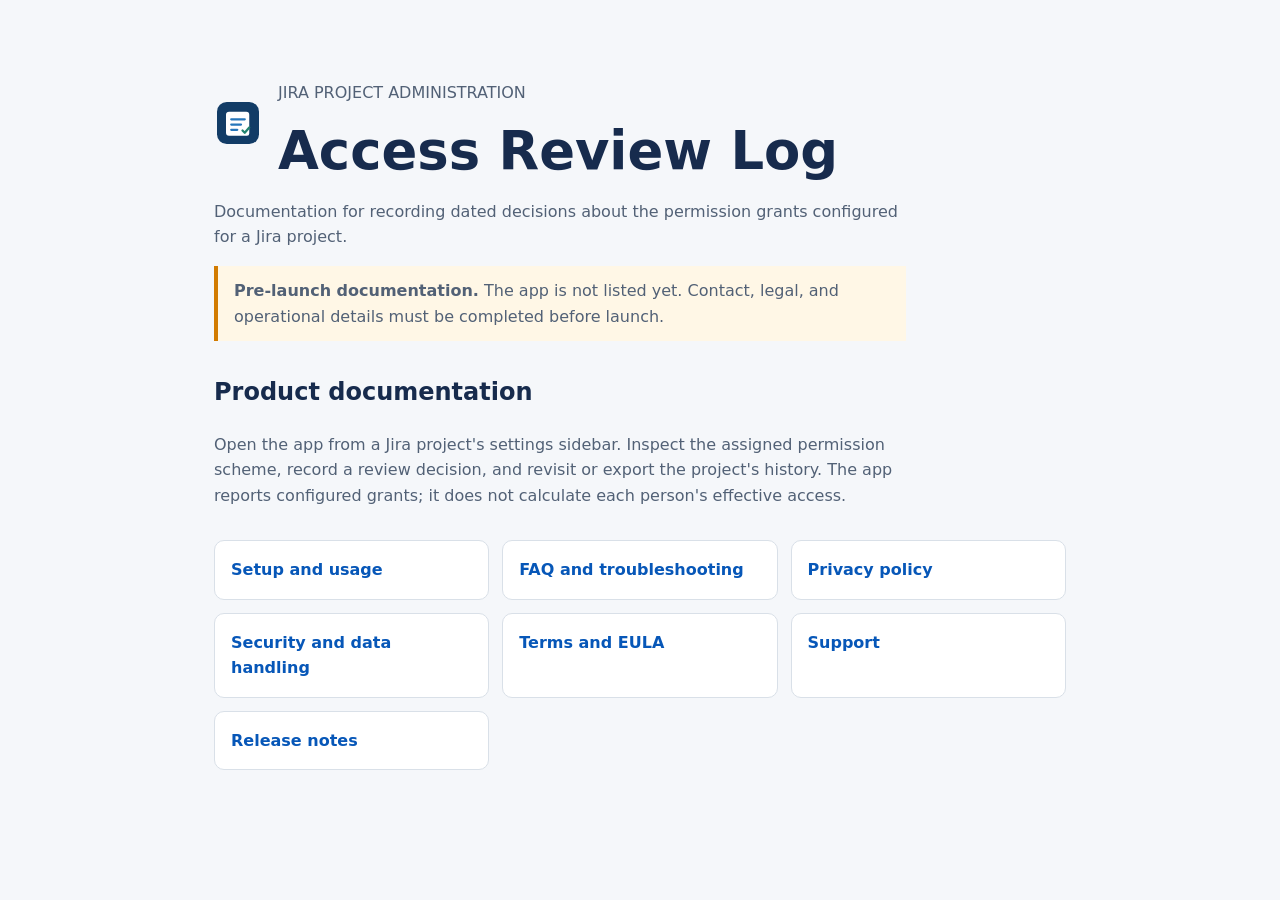
<file: index.html>
<!doctype html>
<html lang="en">
<head>
  <meta charset="utf-8">
  <meta name="viewport" content="width=device-width, initial-scale=1">
  <meta name="description" content="Documentation for Access Review Log for Jira, a project-level permission review register.">
  <title>Access Review Log for Jira</title>
  <link rel="icon" href="./assets/icon.svg" type="image/svg+xml">
  <style>
    :root{color-scheme:light dark;font:16px/1.6 system-ui,sans-serif;--ink:#172b4d;--muted:#526176;--surface:#fff;--line:#d9e0e8;--accent:#0757b8}*{box-sizing:border-box}body{margin:0;background:#f5f7fa;color:var(--ink)}main{max-width:900px;margin:0 auto;padding:4rem 1.5rem}header{display:flex;align-items:center;gap:1rem}header img{width:48px;height:48px}h1{font-size:clamp(2rem,5vw,3.3rem);line-height:1.1;margin:.2rem 0}h2{margin-top:2rem}p{max-width:68ch;color:var(--muted)}nav{display:grid;grid-template-columns:repeat(auto-fit,minmax(220px,1fr));gap:.8rem;margin-top:2rem}nav a{padding:1rem;border:1px solid var(--line);border-radius:10px;background:var(--surface);color:var(--accent);font-weight:650;text-decoration:none}nav a:hover,nav a:focus-visible{text-decoration:underline;outline:2px solid var(--accent);outline-offset:2px}.notice{border-left:4px solid #d27b00;padding:.75rem 1rem;background:#fff7e6}@media(prefers-color-scheme:dark){body{background:#101820;color:#e6edf7;--ink:#e6edf7;--muted:#b5c0ce;--surface:#17222d;--line:#3c4a58;--accent:#85b7ff}.notice{background:#302713}}
  </style>
</head>
<body><main>
  <header><img src="./assets/icon.svg" alt=""><div><p>JIRA PROJECT ADMINISTRATION</p><h1>Access Review Log</h1></div></header>
  <p>Documentation for recording dated decisions about the permission grants configured for a Jira project.</p>
  <p class="notice"><strong>Pre-launch documentation.</strong> The app is not listed yet. Contact, legal, and operational details must be completed before launch.</p>
  <h2>Product documentation</h2>
  <p>Open the app from a Jira project's settings sidebar. Inspect the assigned permission scheme, record a review decision, and revisit or export the project's history. The app reports configured grants; it does not calculate each person's effective access.</p>
  <nav aria-label="Documentation"><a href="./setup/">Setup and usage</a><a href="./faq/">FAQ and troubleshooting</a><a href="./privacy/">Privacy policy</a><a href="./security/">Security and data handling</a><a href="./terms/">Terms and EULA</a><a href="./support/">Support</a><a href="./releases/">Release notes</a></nav>
</main></body></html>
</file>
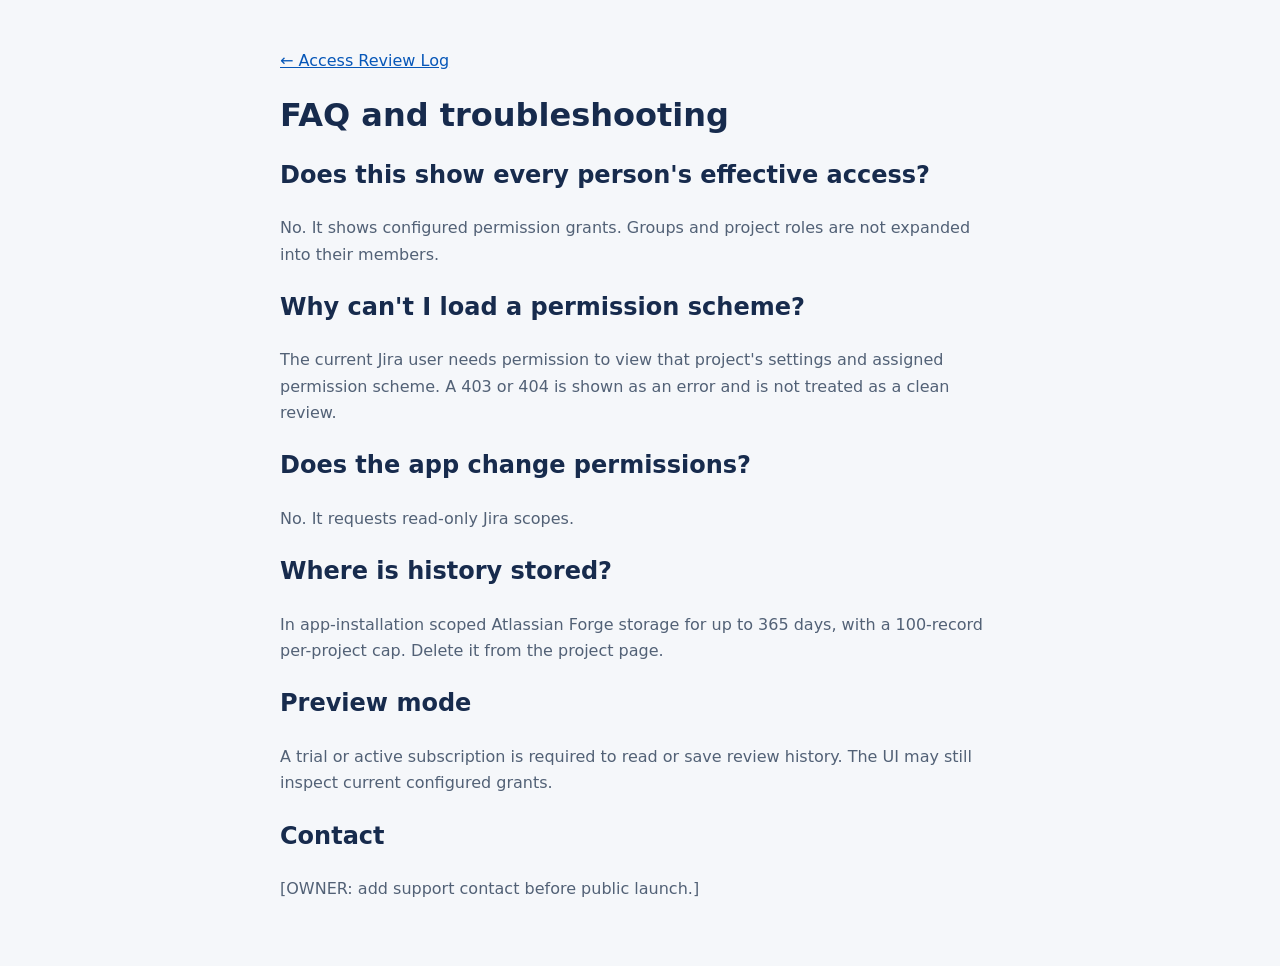
<file: faq/index.html>
<!doctype html><html lang="en"><head><meta charset="utf-8"><meta name="viewport" content="width=device-width,initial-scale=1"><title>FAQ and troubleshooting | Access Review Log</title><link rel="stylesheet" href="../styles.css"></head><body><main><a href="../">← Access Review Log</a><h1>FAQ and troubleshooting</h1><h2>Does this show every person's effective access?</h2><p>No. It shows configured permission grants. Groups and project roles are not expanded into their members.</p><h2>Why can't I load a permission scheme?</h2><p>The current Jira user needs permission to view that project's settings and assigned permission scheme. A 403 or 404 is shown as an error and is not treated as a clean review.</p><h2>Does the app change permissions?</h2><p>No. It requests read-only Jira scopes.</p><h2>Where is history stored?</h2><p>In app-installation scoped Atlassian Forge storage for up to 365 days, with a 100-record per-project cap. Delete it from the project page.</p><h2>Preview mode</h2><p>A trial or active subscription is required to read or save review history. The UI may still inspect current configured grants.</p><h2>Contact</h2><p>[OWNER: add support contact before public launch.]</p></main></body></html>
</file>
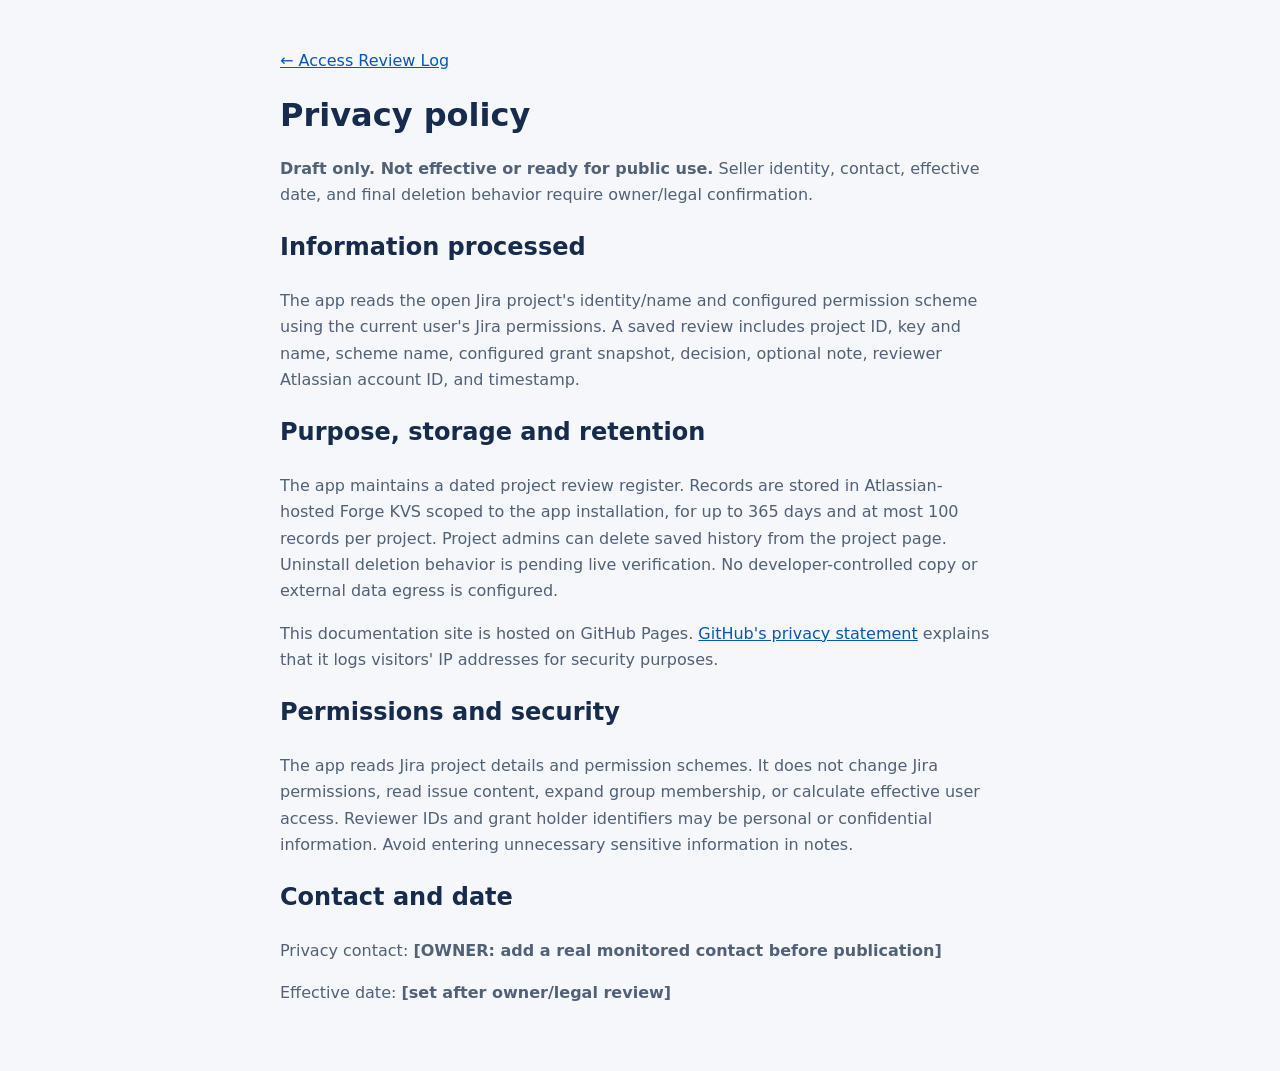
<file: privacy/index.html>
<!doctype html><html lang="en"><head><meta charset="utf-8"><meta name="viewport" content="width=device-width,initial-scale=1"><title>Privacy policy | Access Review Log</title><link rel="stylesheet" href="../styles.css"></head><body><main><a href="../">← Access Review Log</a><h1>Privacy policy</h1><p><strong>Draft only. Not effective or ready for public use.</strong> Seller identity, contact, effective date, and final deletion behavior require owner/legal confirmation.</p><h2>Information processed</h2><p>The app reads the open Jira project's identity/name and configured permission scheme using the current user's Jira permissions. A saved review includes project ID, key and name, scheme name, configured grant snapshot, decision, optional note, reviewer Atlassian account ID, and timestamp.</p><h2>Purpose, storage and retention</h2><p>The app maintains a dated project review register. Records are stored in Atlassian-hosted Forge KVS scoped to the app installation, for up to 365 days and at most 100 records per project. Project admins can delete saved history from the project page. Uninstall deletion behavior is pending live verification. No developer-controlled copy or external data egress is configured.</p><p>This documentation site is hosted on GitHub Pages. <a href="https://docs.github.com/en/site-policy/privacy-policies/github-general-privacy-statement">GitHub's privacy statement</a> explains that it logs visitors' IP addresses for security purposes.</p><h2>Permissions and security</h2><p>The app reads Jira project details and permission schemes. It does not change Jira permissions, read issue content, expand group membership, or calculate effective user access. Reviewer IDs and grant holder identifiers may be personal or confidential information. Avoid entering unnecessary sensitive information in notes.</p><h2>Contact and date</h2><p>Privacy contact: <strong>[OWNER: add a real monitored contact before publication]</strong></p><p>Effective date: <strong>[set after owner/legal review]</strong></p></main></body></html>
</file>
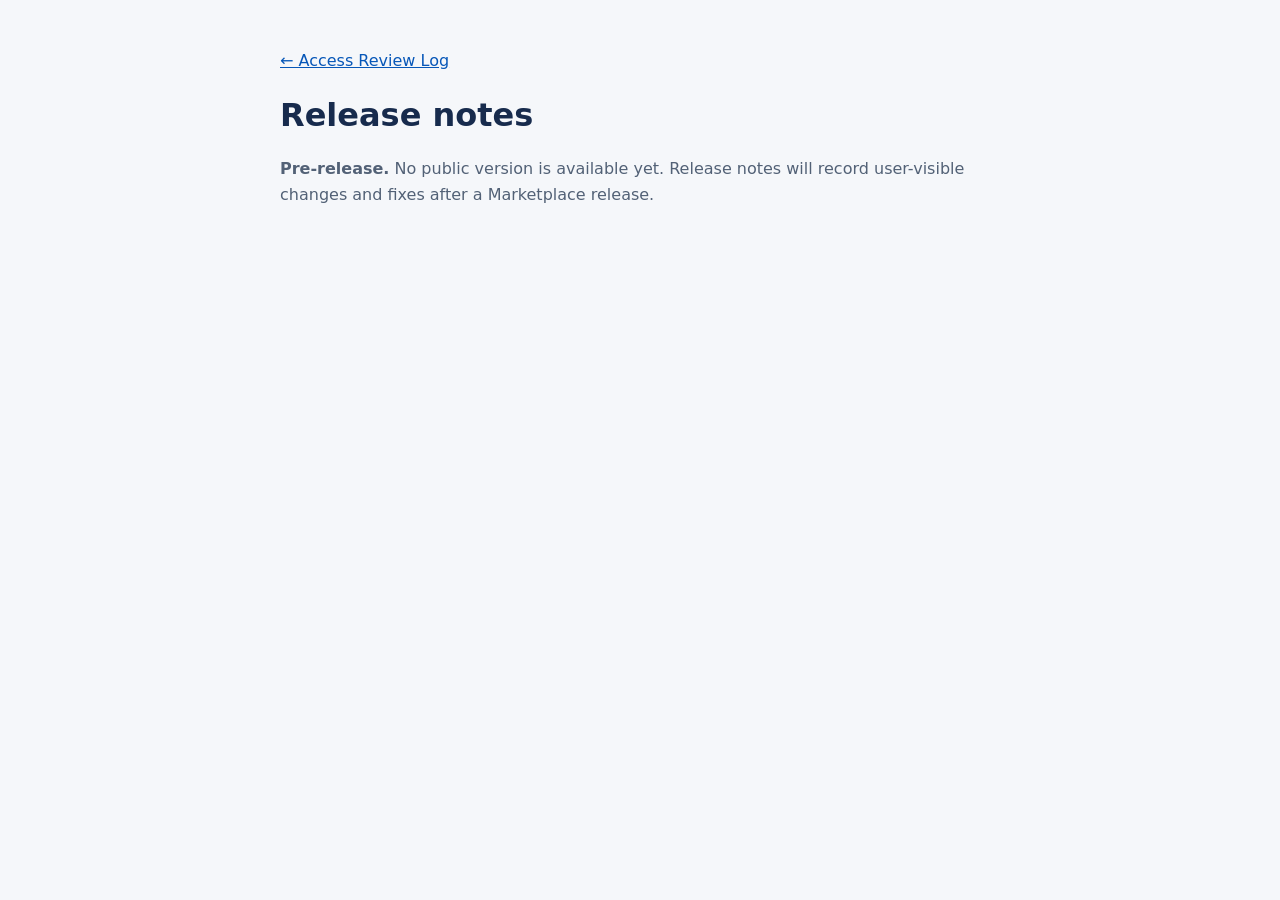
<file: releases/index.html>
<!doctype html><html lang="en"><head><meta charset="utf-8"><meta name="viewport" content="width=device-width,initial-scale=1"><title>Release notes | Access Review Log</title><link rel="stylesheet" href="../styles.css"></head><body><main><a href="../">← Access Review Log</a><h1>Release notes</h1><p><strong>Pre-release.</strong> No public version is available yet. Release notes will record user-visible changes and fixes after a Marketplace release.</p></main></body></html>
</file>
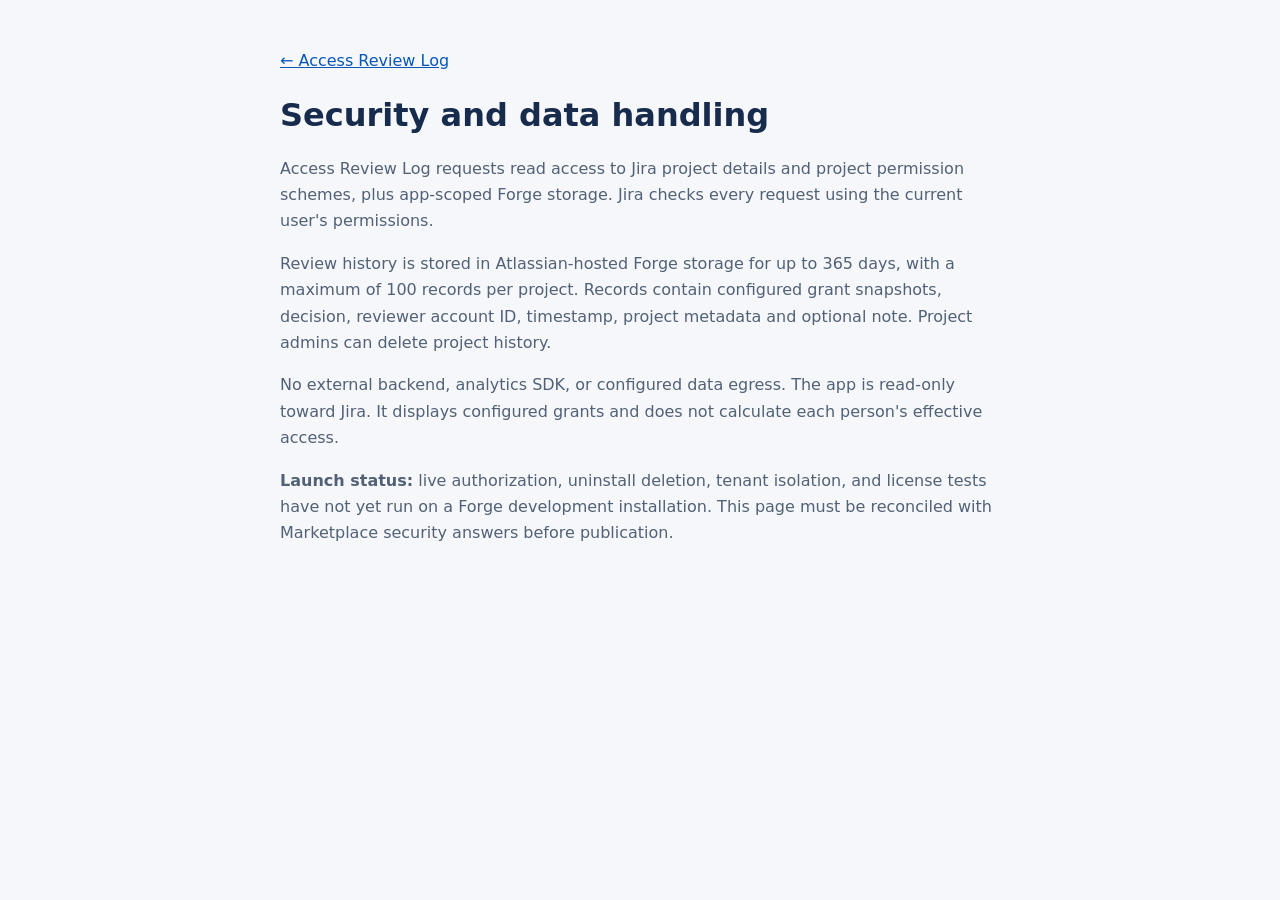
<file: security/index.html>
<!doctype html><html lang="en"><head><meta charset="utf-8"><meta name="viewport" content="width=device-width,initial-scale=1"><title>Security and data handling | Access Review Log</title><link rel="stylesheet" href="../styles.css"></head><body><main><a href="../">← Access Review Log</a><h1>Security and data handling</h1><p>Access Review Log requests read access to Jira project details and project permission schemes, plus app-scoped Forge storage. Jira checks every request using the current user's permissions.</p><p>Review history is stored in Atlassian-hosted Forge storage for up to 365 days, with a maximum of 100 records per project. Records contain configured grant snapshots, decision, reviewer account ID, timestamp, project metadata and optional note. Project admins can delete project history.</p><p>No external backend, analytics SDK, or configured data egress. The app is read-only toward Jira. It displays configured grants and does not calculate each person's effective access.</p><p><strong>Launch status:</strong> live authorization, uninstall deletion, tenant isolation, and license tests have not yet run on a Forge development installation. This page must be reconciled with Marketplace security answers before publication.</p></main></body></html>
</file>
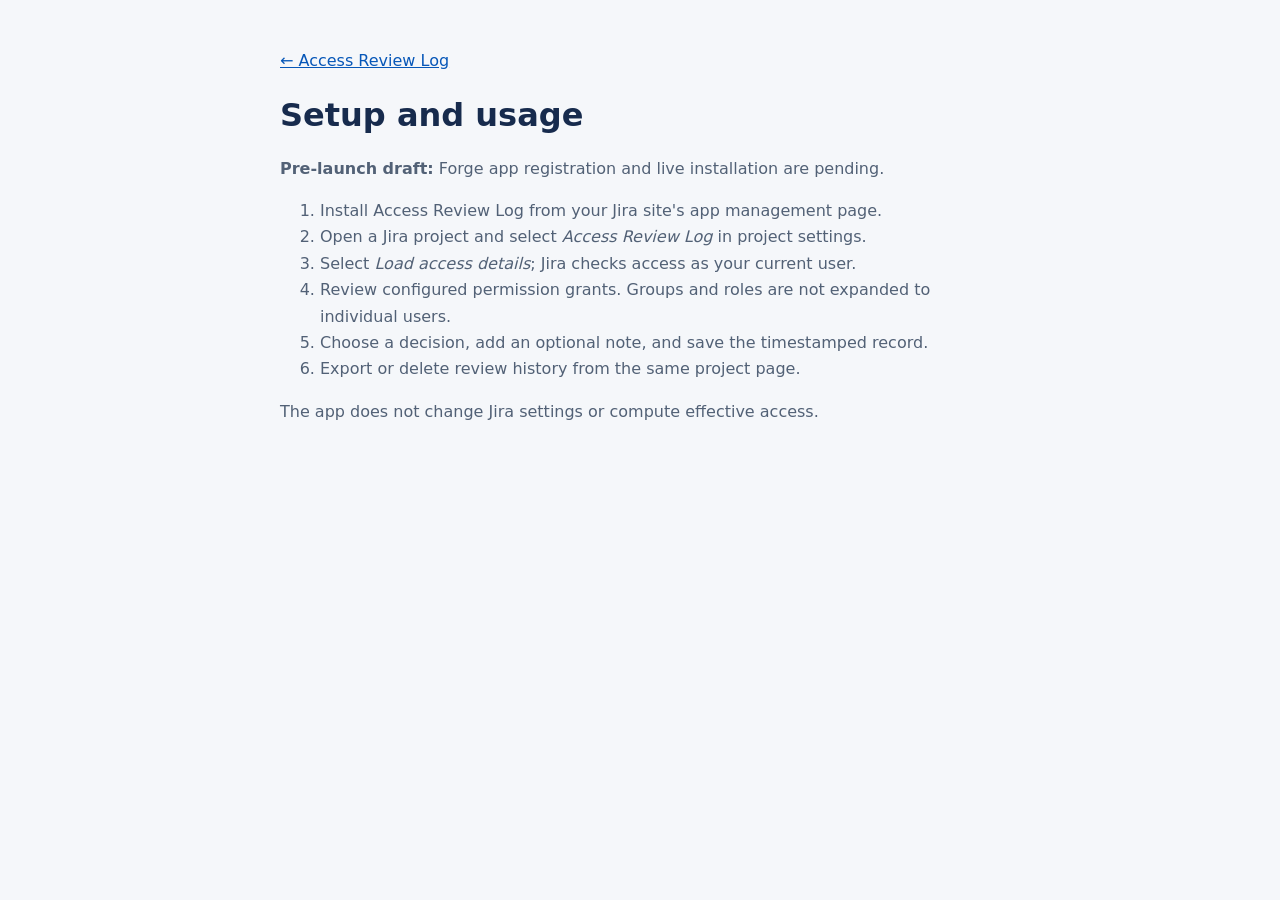
<file: setup/index.html>
<!doctype html><html lang="en"><head><meta charset="utf-8"><meta name="viewport" content="width=device-width,initial-scale=1"><title>Setup and usage | Access Review Log</title><link rel="stylesheet" href="../styles.css"></head><body><main><a href="../">← Access Review Log</a><h1>Setup and usage</h1><p><strong>Pre-launch draft:</strong> Forge app registration and live installation are pending.</p><ol><li>Install Access Review Log from your Jira site's app management page.</li><li>Open a Jira project and select <em>Access Review Log</em> in project settings.</li><li>Select <em>Load access details</em>; Jira checks access as your current user.</li><li>Review configured permission grants. Groups and roles are not expanded to individual users.</li><li>Choose a decision, add an optional note, and save the timestamped record.</li><li>Export or delete review history from the same project page.</li></ol><p>The app does not change Jira settings or compute effective access.</p></main></body></html>
</file>
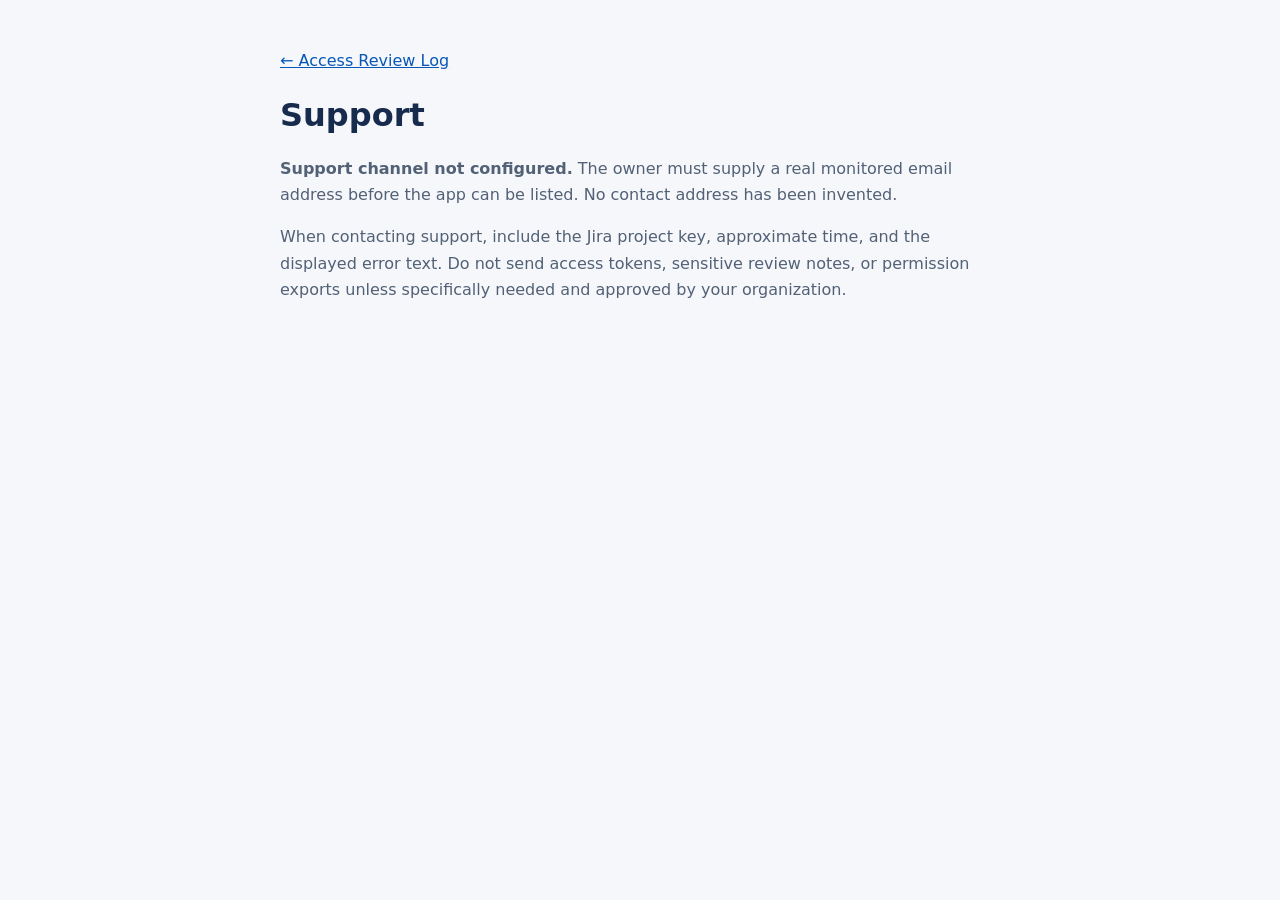
<file: support/index.html>
<!doctype html><html lang="en"><head><meta charset="utf-8"><meta name="viewport" content="width=device-width,initial-scale=1"><title>Support | Access Review Log</title><link rel="stylesheet" href="../styles.css"></head><body><main><a href="../">← Access Review Log</a><h1>Support</h1><p><strong>Support channel not configured.</strong> The owner must supply a real monitored email address before the app can be listed. No contact address has been invented.</p><p>When contacting support, include the Jira project key, approximate time, and the displayed error text. Do not send access tokens, sensitive review notes, or permission exports unless specifically needed and approved by your organization.</p></main></body></html>
</file>
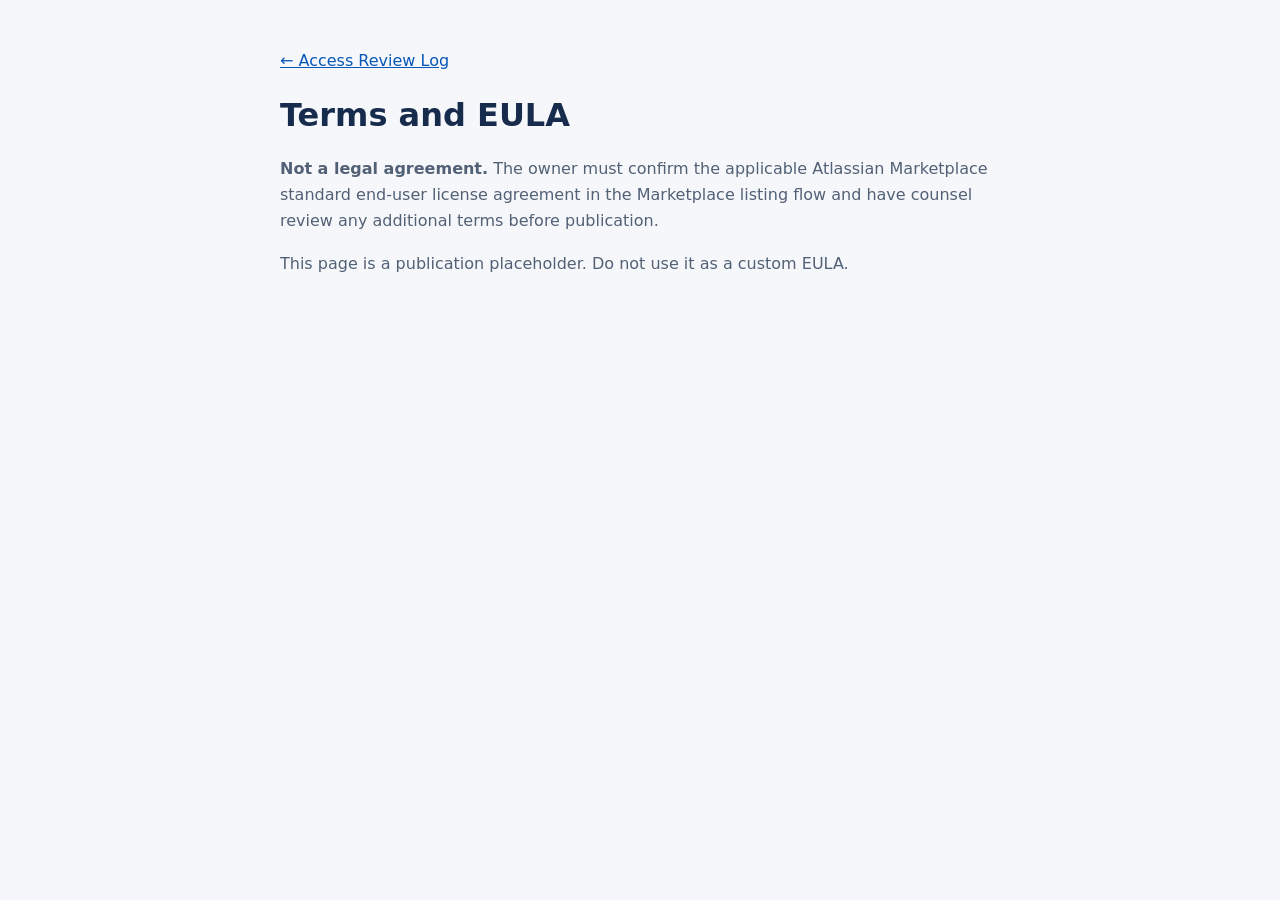
<file: terms/index.html>
<!doctype html><html lang="en"><head><meta charset="utf-8"><meta name="viewport" content="width=device-width,initial-scale=1"><title>Terms and EULA | Access Review Log</title><link rel="stylesheet" href="../styles.css"></head><body><main><a href="../">← Access Review Log</a><h1>Terms and EULA</h1><p><strong>Not a legal agreement.</strong> The owner must confirm the applicable Atlassian Marketplace standard end-user license agreement in the Marketplace listing flow and have counsel review any additional terms before publication.</p><p>This page is a publication placeholder. Do not use it as a custom EULA.</p></main></body></html>
</file>
<file: styles.css>
:root{font:16px/1.65 system-ui,sans-serif;color-scheme:light dark;--ink:#172b4d;--muted:#526176;--line:#d9e0e8;--accent:#0757b8}*{box-sizing:border-box}body{margin:0;background:#f5f7fa;color:var(--ink)}main{max-width:760px;margin:0 auto;padding:3rem 1.25rem}h1{line-height:1.2}a{color:var(--accent)}p,li{max-width:70ch;color:var(--muted)}@media(prefers-color-scheme:dark){body{background:#101820;--ink:#e6edf7;--muted:#b5c0ce;--line:#3c4a58;--accent:#85b7ff}}
</file>
